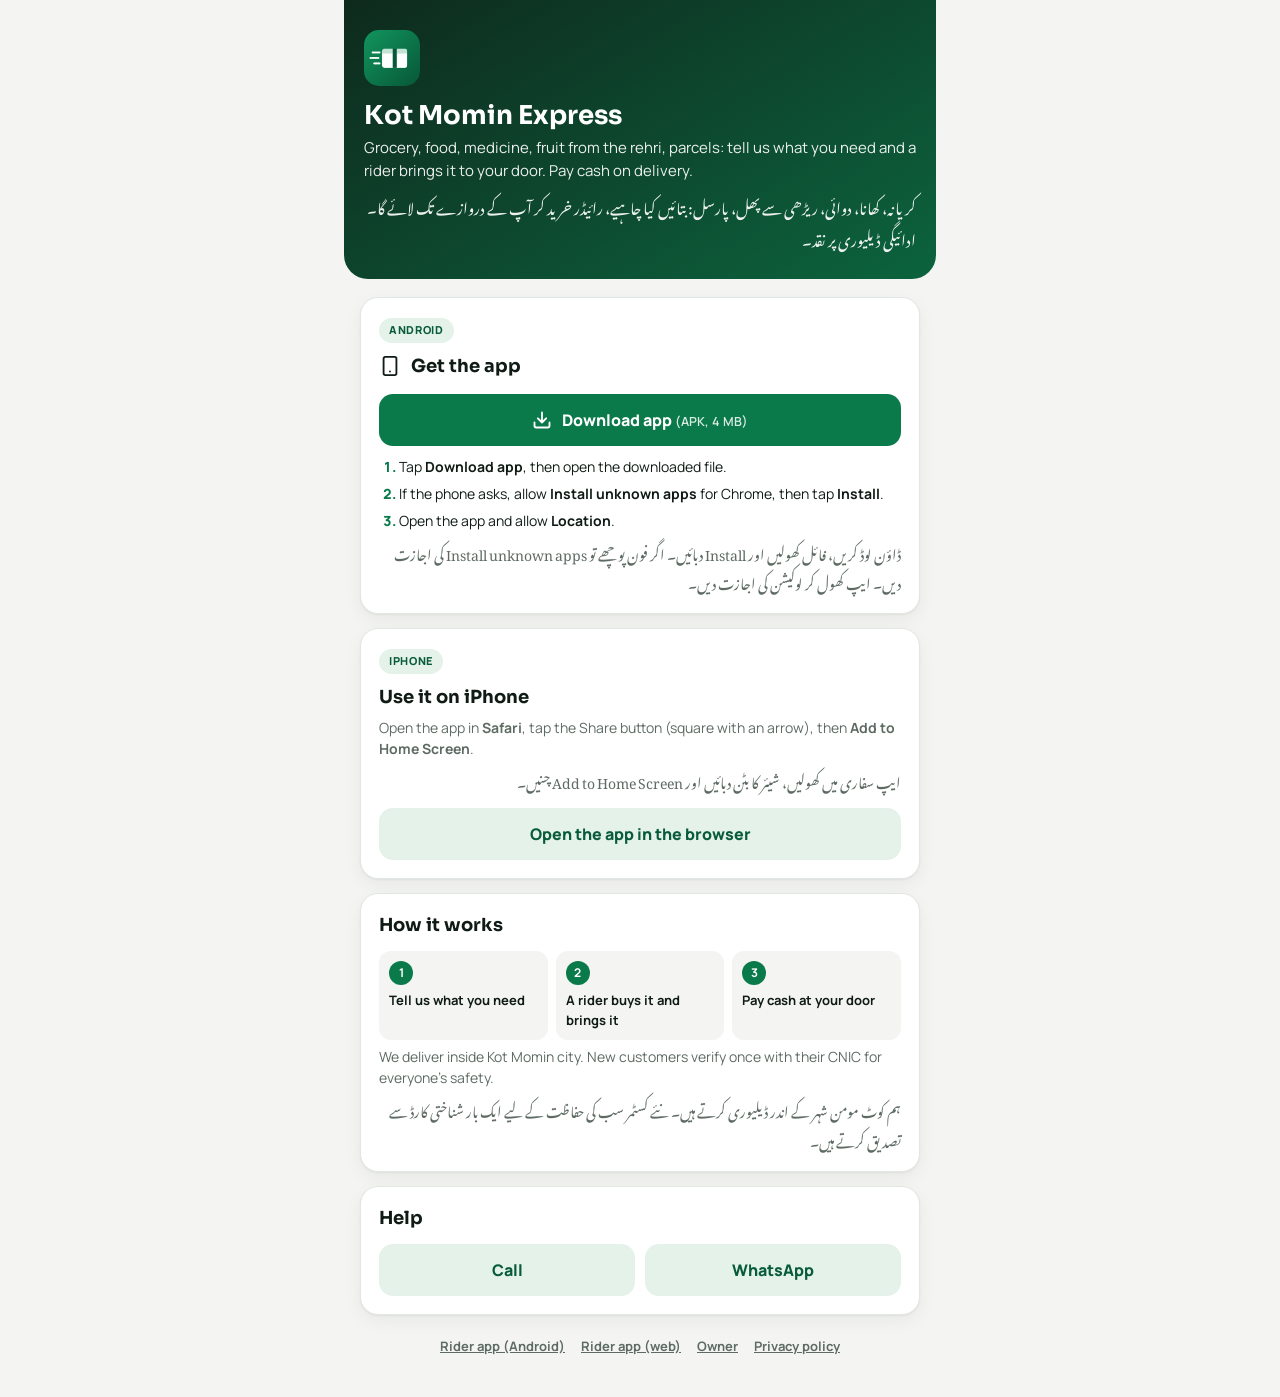
<file: web/index.html>
<!doctype html>
<html lang="en">
<head>
<meta charset="utf-8">
<meta name="viewport" content="width=device-width,initial-scale=1,viewport-fit=cover">
<meta name="theme-color" content="#0B7A4B">
<title>Kot Momin Express · Delivery in Kot Momin</title>
<meta name="description" content="Order anything in Kot Momin: grocery, food, medicine, fruit, parcels. A rider buys it and brings it to your door. Cash on delivery.">
<link rel="icon" href="customer-app/icon-192.png">
<link rel="apple-touch-icon" href="customer-app/apple-touch-icon.png">
<link rel="stylesheet" href="https://fonts.googleapis.com/css2?family=Manrope:wght@500;600;700;800&family=Sora:wght@600;700&family=Noto+Nastaliq+Urdu:wght@500;700&display=swap">
<style>
/* Layout: brand header, Android download (sab se upar), iPhone, how it works, support, footer links */
:root{--bg:#F4F5F2;--surface:#fff;--ink:#0F1B14;--muted:#5E6B63;--line:#E1E7E3;--brand:#0B7A4B;--brand-d:#085C39;--soft:#E4F2EA;
  --font:"Manrope",system-ui,-apple-system,"Segoe UI",Roboto,sans-serif;--display:"Sora","Manrope",system-ui,sans-serif;--ur:"Noto Nastaliq Urdu",serif}
*{box-sizing:border-box;margin:0;padding:0}
body{font-family:var(--font);background:var(--bg);color:var(--ink);line-height:1.5;padding:0 16px 40px;padding-left:max(16px,env(safe-area-inset-left,0px));padding-right:max(16px,env(safe-area-inset-right,0px))}
.wrap{max-width:560px;margin:0 auto;display:flex;flex-direction:column;gap:14px}
.top{background:linear-gradient(150deg,#0E2A1D,#0B7A4B 140%);color:#fff;margin:0 -16px 4px;padding:30px 20px 26px;border-radius:0 0 24px 24px}
.top img{width:56px;height:56px;border-radius:15px;display:block;margin-bottom:14px}
.top h1{font-family:var(--display);font-size:26px;line-height:1.2}
.top p{opacity:.92;font-size:15px;margin-top:6px}
.ur{font-family:var(--ur);direction:rtl;text-align:right;line-height:2.1}
.top .ur{margin-top:8px;font-size:15px}
.card{background:var(--surface);border:1px solid var(--line);border-radius:18px;padding:18px;box-shadow:0 1px 2px rgba(15,27,20,.05),0 6px 18px rgba(15,27,20,.05)}
.card h2{font-family:var(--display);font-size:18px;display:flex;align-items:center;gap:10px}
.card p{color:var(--muted);font-size:14px;margin-top:6px}
.card .ur{color:var(--muted);font-size:14px;margin-top:6px}
.btn{display:flex;align-items:center;justify-content:center;gap:10px;width:100%;min-height:52px;border-radius:14px;background:var(--brand);color:#fff;font-weight:800;font-size:16px;text-decoration:none;margin-top:14px}
.btn.sec{background:var(--soft);color:var(--brand-d)}
.btn small{font-weight:600;opacity:.85;font-size:12.5px}
.steps{display:grid;grid-template-columns:repeat(3,1fr);gap:8px;margin-top:12px}
.steps div{background:var(--bg);border-radius:12px;padding:10px;font-size:13px;font-weight:700}
.steps b{display:grid;place-items:center;width:24px;height:24px;border-radius:50%;background:var(--brand);color:#fff;font-size:12px;margin-bottom:6px}
ol{padding-left:20px;display:flex;flex-direction:column;gap:6px;font-size:14px;margin-top:10px}
li::marker{font-weight:800;color:var(--brand)}
.row2{display:grid;grid-template-columns:1fr 1fr;gap:10px}
.row2 .btn{margin-top:12px}
.foot{display:flex;flex-wrap:wrap;gap:8px 16px;justify-content:center;font-size:13px;color:var(--muted);margin-top:8px}
.foot a{color:var(--muted);font-weight:700}
.tag{display:inline-block;font-size:11px;font-weight:800;letter-spacing:.06em;text-transform:uppercase;color:var(--brand-d);background:var(--soft);border-radius:99px;padding:4px 10px}
svg{flex:none}
</style>
</head>
<body>
<div class="wrap">
  <header class="top">
    <img src="customer-app/icon-192.png" alt="">
    <h1>Kot Momin Express</h1>
    <p>Grocery, food, medicine, fruit from the rehri, parcels: tell us what you need and a rider brings it to your door. Pay cash on delivery.</p>
    <p class="ur">کریانہ، کھانا، دوائی، ریڑھی سے پھل، پارسل: بتائیں کیا چاہیے، رائیڈر خرید کر آپ کے دروازے تک لائے گا۔ ادائیگی ڈیلیوری پر نقد۔</p>
  </header>

  <section class="card">
    <span class="tag">Android</span>
    <h2 style="margin-top:10px"><svg width="22" height="22" viewBox="0 0 24 24" fill="none" stroke="currentColor" stroke-width="2" stroke-linecap="round" stroke-linejoin="round" aria-hidden="true"><rect x="5" y="2" width="14" height="20" rx="2"/><path d="M12 18h.01"/></svg>Get the app</h2>
    <a class="btn" href="download/KotMomin-customer.apk" download><svg width="20" height="20" viewBox="0 0 24 24" fill="none" stroke="currentColor" stroke-width="2.2" stroke-linecap="round" stroke-linejoin="round" aria-hidden="true"><path d="M21 15v4a2 2 0 0 1-2 2H5a2 2 0 0 1-2-2v-4M7 10l5 5 5-5M12 15V3"/></svg><span>Download app <small>(APK, 4 MB)</small></span></a>
    <ol>
      <li>Tap <b>Download app</b>, then open the downloaded file.</li>
      <li>If the phone asks, allow <b>Install unknown apps</b> for Chrome, then tap <b>Install</b>.</li>
      <li>Open the app and allow <b>Location</b>.</li>
    </ol>
    <p class="ur">ڈاؤن لوڈ کریں، فائل کھولیں اور <bdi>Install</bdi> دبائیں۔ اگر فون پوچھے تو <bdi>Install unknown apps</bdi> کی اجازت دیں۔ ایپ کھول کر لوکیشن کی اجازت دیں۔</p>
  </section>

  <section class="card">
    <span class="tag">iPhone</span>
    <h2 style="margin-top:10px">Use it on iPhone</h2>
    <p>Open the app in <b>Safari</b>, tap the Share button (square with an arrow), then <b>Add to Home Screen</b>.</p>
    <p class="ur">ایپ سفاری میں کھولیں، شیئر کا بٹن دبائیں اور <bdi>Add to Home Screen</bdi> چنیں۔</p>
    <a class="btn sec" href="customer-app/">Open the app in the browser</a>
  </section>

  <section class="card">
    <h2>How it works</h2>
    <div class="steps"><div><b>1</b>Tell us what you need</div><div><b>2</b>A rider buys it and brings it</div><div><b>3</b>Pay cash at your door</div></div>
    <p>We deliver inside Kot Momin city. New customers verify once with their CNIC for everyone's safety.</p>
    <p class="ur">ہم کوٹ مومن شہر کے اندر ڈیلیوری کرتے ہیں۔ نئے کسٹمر سب کی حفاظت کے لیے ایک بار شناختی کارڈ سے تصدیق کرتے ہیں۔</p>
  </section>

  <section class="card">
    <h2>Help</h2>
    <div class="row2">
      <a class="btn sec" href="tel:03457792869">Call</a>
      <a class="btn sec" href="https://wa.me/923457792869" target="_blank" rel="noopener">WhatsApp</a>
    </div>
  </section>

  <nav class="foot" aria-label="More">
    <a href="download/KotMomin-rider.apk" download>Rider app (Android)</a>
    <a href="rider-app/">Rider app (web)</a>
    <a href="admin-web/">Owner</a>
    <a href="privacy.html">Privacy policy</a>
  </nav>
</div>
</body>
</html>
</file>
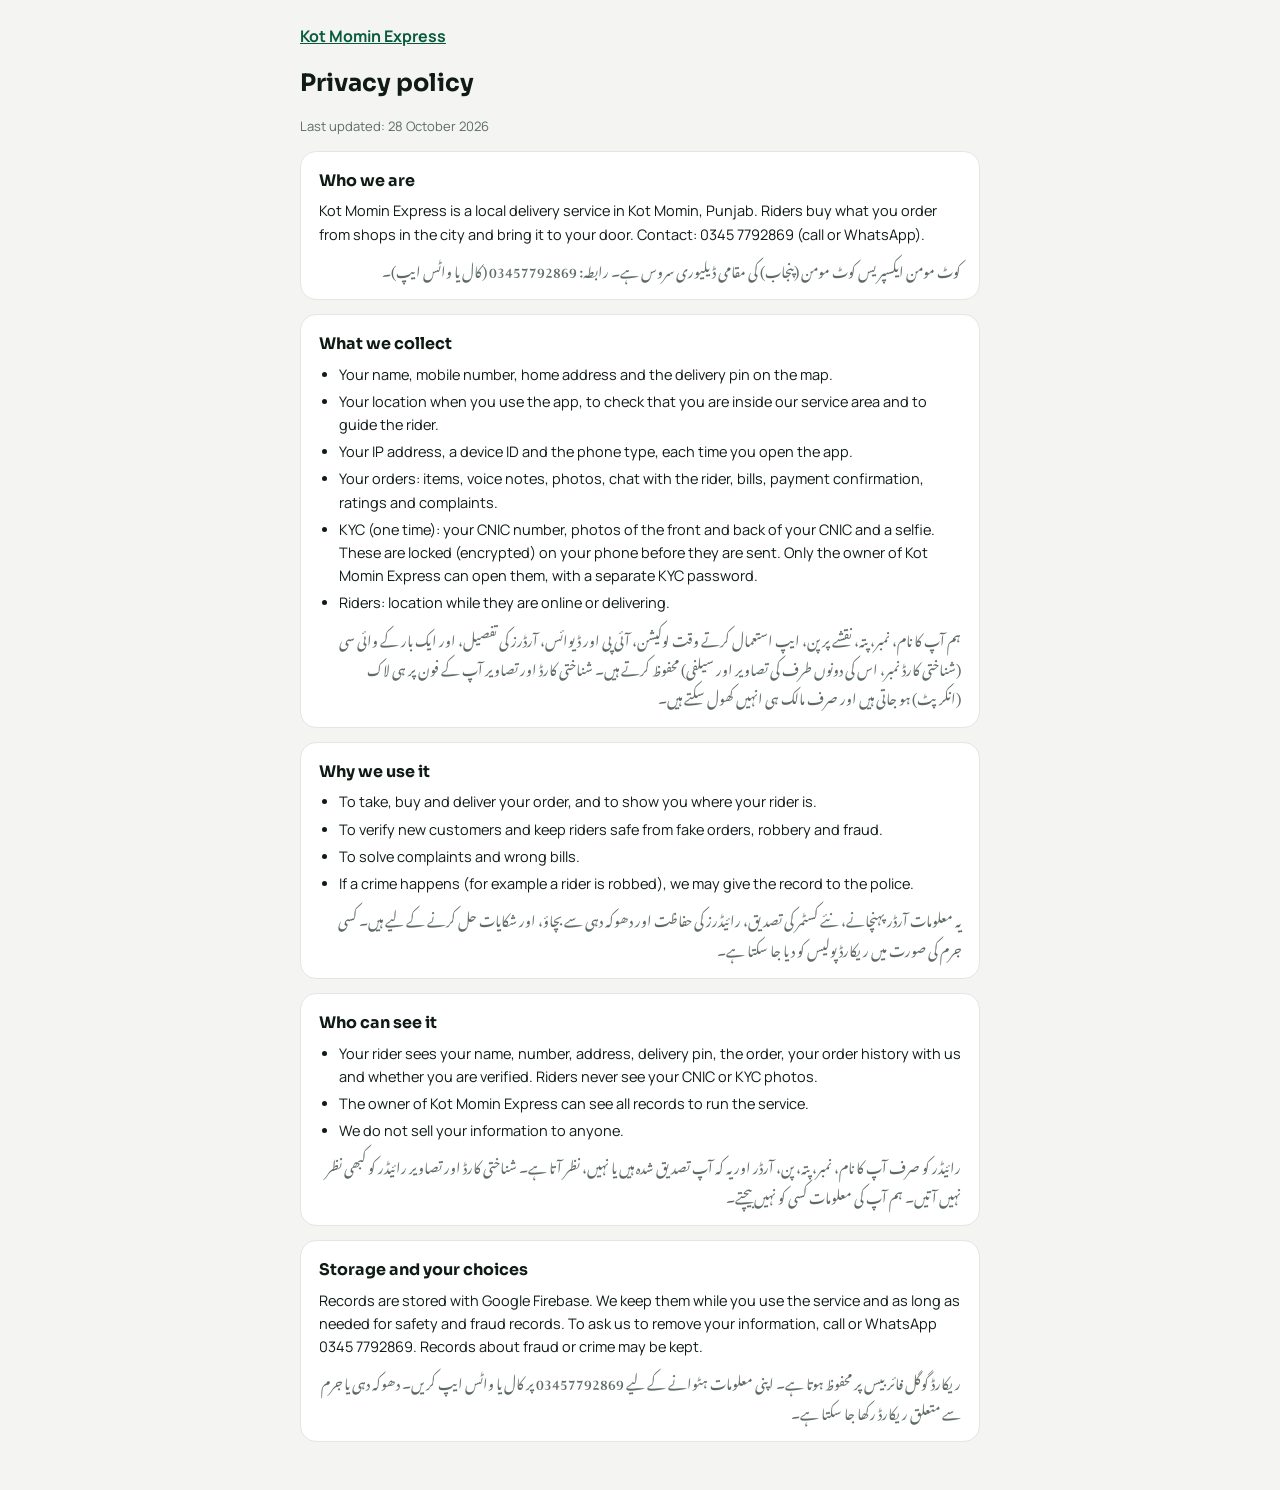
<file: src/privacy.html>
<!doctype html>
<html lang="en">
<head>
<meta charset="utf-8">
<meta name="viewport" content="width=device-width,initial-scale=1,viewport-fit=cover">
<meta name="theme-color" content="#0B7A4B">
<title>Privacy policy · Kot Momin Express</title>
<link rel="icon" href="customer-app/icon-192.png">
<link rel="stylesheet" href="https://fonts.googleapis.com/css2?family=Manrope:wght@500;600;700;800&family=Sora:wght@600;700&family=Noto+Nastaliq+Urdu:wght@500;700&display=swap">
<style>
/* Layout: aik column; har hissa English aur neeche Urdu */
:root{--bg:#F4F5F2;--surface:#fff;--ink:#0F1B14;--muted:#5E6B63;--line:#E1E7E3;--brand:#0B7A4B;--brand-d:#085C39;
  --font:"Manrope",system-ui,-apple-system,"Segoe UI",Roboto,sans-serif;--display:"Sora","Manrope",system-ui,sans-serif;--ur:"Noto Nastaliq Urdu",serif}
*{box-sizing:border-box;margin:0;padding:0}
body{font-family:var(--font);background:var(--bg);color:var(--ink);line-height:1.6;padding:24px 16px 48px;padding-left:max(16px,env(safe-area-inset-left,0px));padding-right:max(16px,env(safe-area-inset-right,0px))}
.wrap{max-width:680px;margin:0 auto;display:flex;flex-direction:column;gap:14px}
h1{font-family:var(--display);font-size:24px}
h2{font-family:var(--display);font-size:16px;margin-bottom:6px}
.card{background:var(--surface);border:1px solid var(--line);border-radius:16px;padding:16px 18px}
p,li{font-size:14.5px}
ul{padding-left:20px;display:flex;flex-direction:column;gap:4px}
.ur{font-family:var(--ur);direction:rtl;text-align:right;line-height:2.1;color:var(--muted);margin-top:8px;font-size:14px}
.muted{color:var(--muted);font-size:13px}
a{color:var(--brand-d);font-weight:700}
</style>
</head>
<body>
<div class="wrap">
  <div><a href="./">Kot Momin Express</a></div>
  <h1>Privacy policy</h1>
  <p class="muted">Last updated: 28 October 2026</p>

  <section class="card">
    <h2>Who we are</h2>
    <p>Kot Momin Express is a local delivery service in Kot Momin, Punjab. Riders buy what you order from shops in the city and bring it to your door. Contact: 0345 7792869 (call or WhatsApp).</p>
    <p class="ur">کوٹ مومن ایکسپریس کوٹ مومن (پنجاب) کی مقامی ڈیلیوری سروس ہے۔ رابطہ: 03457792869 (کال یا واٹس ایپ)۔</p>
  </section>

  <section class="card">
    <h2>What we collect</h2>
    <ul>
      <li>Your name, mobile number, home address and the delivery pin on the map.</li>
      <li>Your location when you use the app, to check that you are inside our service area and to guide the rider.</li>
      <li>Your IP address, a device ID and the phone type, each time you open the app.</li>
      <li>Your orders: items, voice notes, photos, chat with the rider, bills, payment confirmation, ratings and complaints.</li>
      <li>KYC (one time): your CNIC number, photos of the front and back of your CNIC and a selfie. These are locked (encrypted) on your phone before they are sent. Only the owner of Kot Momin Express can open them, with a separate KYC password.</li>
      <li>Riders: location while they are online or delivering.</li>
    </ul>
    <p class="ur">ہم آپ کا نام، نمبر، پتہ، نقشے پر پن، ایپ استعمال کرتے وقت لوکیشن، آئی پی اور ڈیوائس، آرڈرز کی تفصیل، اور ایک بار کے وائی سی (شناختی کارڈ نمبر، اس کی دونوں طرف کی تصاویر اور سیلفی) محفوظ کرتے ہیں۔ شناختی کارڈ اور تصاویر آپ کے فون پر ہی لاک (انکرپٹ) ہو جاتی ہیں اور صرف مالک ہی انہیں کھول سکتے ہیں۔</p>
  </section>

  <section class="card">
    <h2>Why we use it</h2>
    <ul>
      <li>To take, buy and deliver your order, and to show you where your rider is.</li>
      <li>To verify new customers and keep riders safe from fake orders, robbery and fraud.</li>
      <li>To solve complaints and wrong bills.</li>
      <li>If a crime happens (for example a rider is robbed), we may give the record to the police.</li>
    </ul>
    <p class="ur">یہ معلومات آرڈر پہنچانے، نئے کسٹمر کی تصدیق، رائیڈرز کی حفاظت اور دھوکہ دہی سے بچاؤ، اور شکایات حل کرنے کے لیے ہیں۔ کسی جرم کی صورت میں ریکارڈ پولیس کو دیا جا سکتا ہے۔</p>
  </section>

  <section class="card">
    <h2>Who can see it</h2>
    <ul>
      <li>Your rider sees your name, number, address, delivery pin, the order, your order history with us and whether you are verified. Riders never see your CNIC or KYC photos.</li>
      <li>The owner of Kot Momin Express can see all records to run the service.</li>
      <li>We do not sell your information to anyone.</li>
    </ul>
    <p class="ur">رائیڈر کو صرف آپ کا نام، نمبر، پتہ، پن، آرڈر اور یہ کہ آپ تصدیق شدہ ہیں یا نہیں، نظر آتا ہے۔ شناختی کارڈ اور تصاویر رائیڈر کو کبھی نظر نہیں آتیں۔ ہم آپ کی معلومات کسی کو نہیں بیچتے۔</p>
  </section>

  <section class="card">
    <h2>Storage and your choices</h2>
    <p>Records are stored with Google Firebase. We keep them while you use the service and as long as needed for safety and fraud records. To ask us to remove your information, call or WhatsApp 0345 7792869. Records about fraud or crime may be kept.</p>
    <p class="ur">ریکارڈ گوگل فائر بیس پر محفوظ ہوتا ہے۔ اپنی معلومات ہٹوانے کے لیے 03457792869 پر کال یا واٹس ایپ کریں۔ دھوکہ دہی یا جرم سے متعلق ریکارڈ رکھا جا سکتا ہے۔</p>
  </section>
</div>
</body>
</html>
</file>
